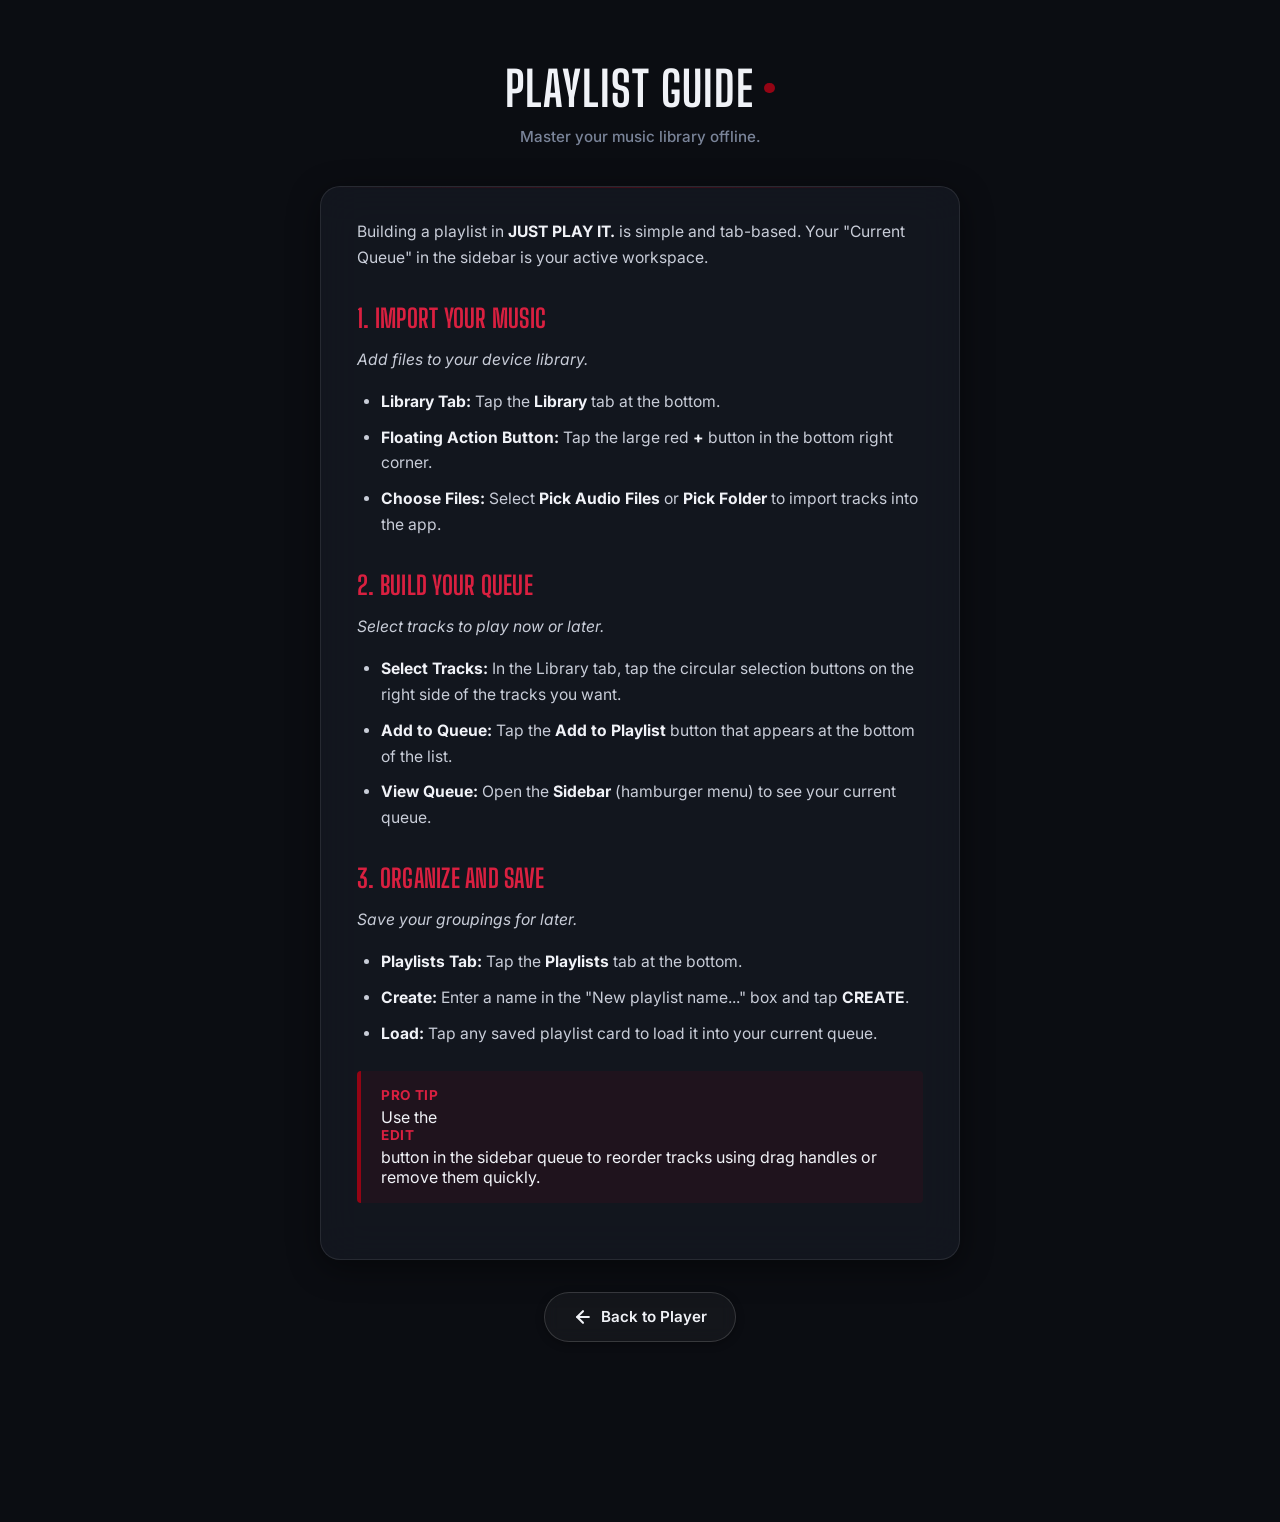
<file: guide.html>
<!doctype html>
<html lang="en" data-theme="dark">
  <head>
    <meta charset="UTF-8" />
    <meta name="viewport" content="width=device-width, initial-scale=1.0, viewport-fit=cover" />
    <meta name="theme-color" content="#0b0d12" id="themeColorMeta" />
    <meta name="description" content="JUST PLAY IT. Playlist Building Guide" />
    <title>Playlist Guide – JUST PLAY IT.</title>
    
    <link rel="icon" href="icons/icon-192.png" />
    <link rel="apple-touch-icon" href="icons/icon-192.png" />
    
    <link rel="preconnect" href="https://fonts.googleapis.com" />
    <link rel="preconnect" href="https://fonts.gstatic.com" crossorigin />
    <link href="https://fonts.googleapis.com/css2?family=Inter:wght@400;500;600;700;800&family=Oswald:wght@700&family=Big+Shoulders+Display:wght@900&family=Saira+Extra+Condensed:wght@900&display=swap" rel="stylesheet" />
    
    <link rel="stylesheet" href="style.css" />
    <style>
      .guide-container {
        max-width: 680px;
        margin: 0 auto;
        padding: 60px 20px 80px;
      }
      .guide-header {
        text-align: center;
        margin-bottom: 40px;
      }
      .guide-header h1 {
        font-family: "Big Shoulders Display", "Oswald", sans-serif;
        font-size: 3rem;
        margin: 0 0 10px;
        letter-spacing: 0.02em;
        text-transform: uppercase;
        display: flex;
        align-items: center;
        justify-content: center;
        gap: 8px;
        color: var(--text);
      }
      .guide-header p {
        color: var(--muted);
        font-size: 0.95rem;
        font-weight: 500;
        margin: 0;
      }
      .guide-card {
        background: var(--panel);
        border: 1px solid var(--border);
        border-radius: var(--radius);
        padding: 32px 36px;
        box-shadow: var(--shadow);
        backdrop-filter: blur(20px);
        position: relative;
        overflow: hidden;
      }
      .guide-card::before {
        content: "";
        position: absolute;
        top: 0; left: 0; right: 0;
        height: 1px;
        background: linear-gradient(90deg, transparent, var(--accent-glow), transparent);
        pointer-events: none;
      }
      .guide-card h2 {
        font-family: "Big Shoulders Display", "Oswald", sans-serif;
        font-size: 1.6rem;
        text-transform: uppercase;
        margin: 32px 0 14px;
        color: var(--accent-light);
        letter-spacing: 0.01em;
      }
      .guide-card h2:first-child {
        margin-top: 0;
      }
      .guide-card p, .guide-card ul {
        font-size: 0.98rem;
        line-height: 1.65;
        color: var(--text-2);
        margin-bottom: 16px;
        margin-top: 0;
      }
      .guide-card ul {
        padding-left: 24px;
      }
      .guide-card li {
        margin-bottom: 10px;
      }
      .guide-card strong {
        color: var(--text);
      }
      .tip-box {
        background: var(--accent-subtle);
        border-left: 4px solid var(--accent);
        padding: 16px 20px;
        margin: 24px 0;
        border-radius: 4px;
      }
      .tip-box strong {
        color: var(--accent-light);
        text-transform: uppercase;
        font-size: 0.85rem;
        letter-spacing: 0.05em;
        display: block;
        margin-bottom: 4px;
      }
      .back-btn-wrap {
        margin-top: 32px;
        text-align: center;
      }
      .back-btn {
        display: inline-flex;
        align-items: center;
        gap: 8px;
        padding: 14px 28px;
        border-radius: 999px;
        background: var(--glass);
        border: 1px solid var(--border-strong);
        color: var(--text);
        text-decoration: none;
        font-weight: 600;
        font-size: 0.95rem;
        transition: all var(--transition);
        backdrop-filter: blur(8px);
        box-shadow: var(--shadow-sm);
      }
      .back-btn:hover {
        background: var(--glass-border);
        border-color: var(--accent-subtle-border);
        transform: translateY(-2px);
        box-shadow: 0 6px 16px rgba(0,0,0,0.2), 0 0 15px var(--accent-glow);
      }
      .back-btn:active {
        transform: translateY(0);
      }
      
      @media (max-width: 560px) {
        .guide-container {
          padding: 40px 16px 60px;
        }
        .guide-card {
          padding: 24px 20px;
        }
        .guide-header h1 {
          font-size: 2.4rem;
        }
      }
    </style>
  </head>
  <body>
    <div class="guide-container">
      <div class="guide-header">
        <h1>Playlist Guide<span class="dot" style="width: 0.22em; height: 0.22em; color: var(--accent);"></span></h1>
        <p>Master your music library offline.</p>
      </div>

      <div class="guide-card">
        <p>Building a playlist in <strong>JUST PLAY IT.</strong> is simple and tab-based. Your "Current Queue" in the sidebar is your active workspace.</p>

        <h2>1. Import Your Music</h2>
        <p><em>Add files to your device library.</em></p>
        <ul>
          <li><strong>Library Tab:</strong> Tap the <strong>Library</strong> tab at the bottom.</li>
          <li><strong>Floating Action Button:</strong> Tap the large red <strong>+</strong> button in the bottom right corner.</li>
          <li><strong>Choose Files:</strong> Select <strong>Pick Audio Files</strong> or <strong>Pick Folder</strong> to import tracks into the app.</li>
        </ul>

        <h2>2. Build Your Queue</h2>
        <p><em>Select tracks to play now or later.</em></p>
        <ul>
          <li><strong>Select Tracks:</strong> In the Library tab, tap the circular selection buttons on the right side of the tracks you want.</li>
          <li><strong>Add to Queue:</strong> Tap the <strong>Add to Playlist</strong> button that appears at the bottom of the list.</li>
          <li><strong>View Queue:</strong> Open the <strong>Sidebar</strong> (hamburger menu) to see your current queue.</li>
        </ul>

        <h2>3. Organize and Save</h2>
        <p><em>Save your groupings for later.</em></p>
        <ul>
          <li><strong>Playlists Tab:</strong> Tap the <strong>Playlists</strong> tab at the bottom.</li>
          <li><strong>Create:</strong> Enter a name in the "New playlist name..." box and tap <strong>CREATE</strong>.</li>
          <li><strong>Load:</strong> Tap any saved playlist card to load it into your current queue.</li>
        </ul>

        <div class="tip-box">
          <strong>Pro Tip</strong>
          Use the <strong>Edit</strong> button in the sidebar queue to reorder tracks using drag handles or remove them quickly.
        </div>
      </div>

      <div class="back-btn-wrap">
        <a href="index.html" class="back-btn">
          <svg width="20" height="20" viewBox="0 0 24 24" fill="none" stroke="currentColor" stroke-width="2.5" stroke-linecap="round" stroke-linejoin="round" aria-hidden="true"><line x1="19" y1="12" x2="5" y2="12"/><polyline points="12 19 5 12 12 5"/></svg>
          Back to Player
        </a>
      </div>
    </div>
    
    <script>
      // Sync theme with main app preference
      const saved = localStorage.getItem("justPlayItTheme");
      const theme = saved === "light" ? "light" : "dark";
      document.documentElement.setAttribute("data-theme", theme);
      const meta = document.getElementById("themeColorMeta");
      if (meta) {
        meta.content = theme === "light" ? "#f6f4f1" : "#0b0d12";
      }
    </script>
  </body>
</html>
</file>
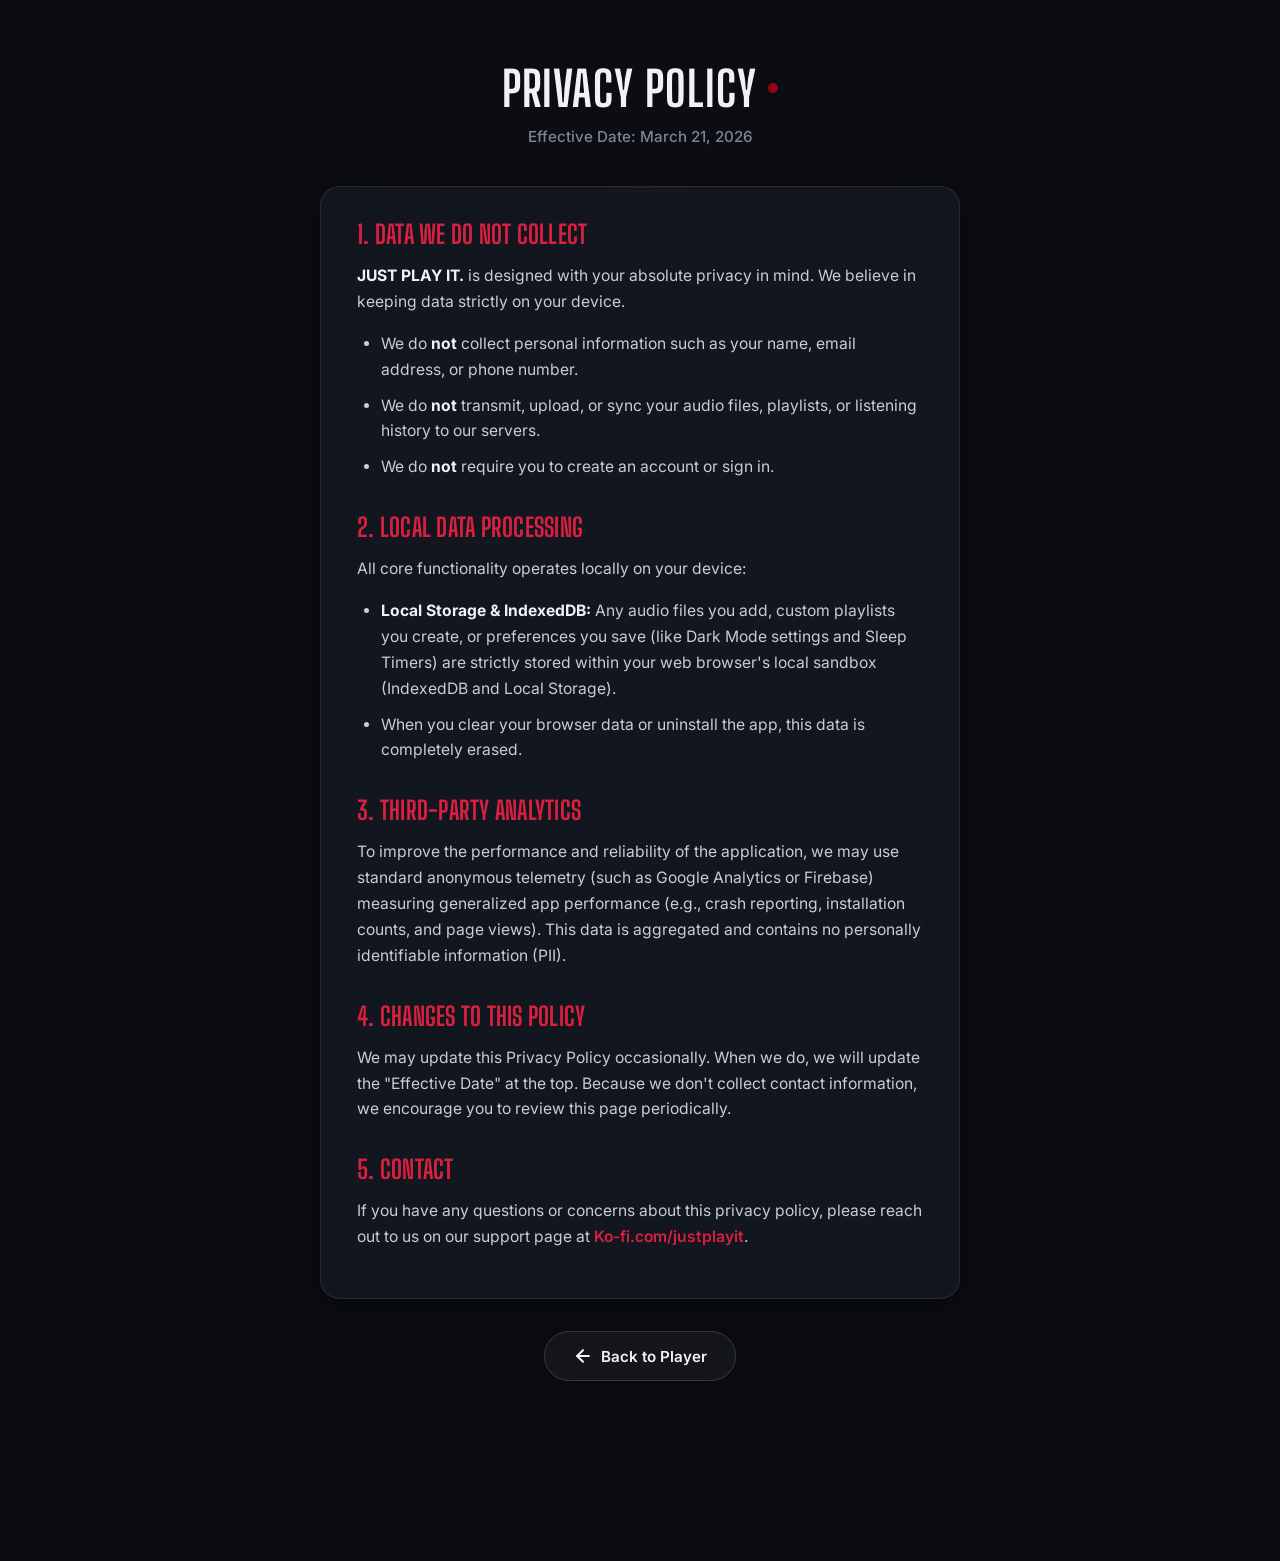
<file: privacy.html>
<!doctype html>
<html lang="en" data-theme="dark">
  <head>
    <meta charset="UTF-8" />
    <meta name="viewport" content="width=device-width, initial-scale=1.0, viewport-fit=cover" />
    <meta name="theme-color" content="#0b0d12" id="themeColorMeta" />
    <meta name="description" content="JUST PLAY IT. Privacy Policy" />
    <title>Privacy Policy – JUST PLAY IT.</title>
    
    <link rel="icon" href="icons/icon-192.png" />
    <link rel="apple-touch-icon" href="icons/icon-192.png" />
    
    <link rel="preconnect" href="https://fonts.googleapis.com" />
    <link rel="preconnect" href="https://fonts.gstatic.com" crossorigin />
    <link href="https://fonts.googleapis.com/css2?family=Inter:wght@400;500;600;700;800&family=Oswald:wght@700&family=Big+Shoulders+Display:wght@900&family=Saira+Extra+Condensed:wght@900&display=swap" rel="stylesheet" />
    
    <link rel="stylesheet" href="style.css" />
    <style>
      .privacy-container {
        max-width: 680px;
        margin: 0 auto;
        padding: 60px 20px 80px;
      }
      .privacy-header {
        text-align: center;
        margin-bottom: 40px;
      }
      .privacy-header h1 {
        font-family: "Big Shoulders Display", "Oswald", sans-serif;
        font-size: 3rem;
        margin: 0 0 10px;
        letter-spacing: 0.02em;
        text-transform: uppercase;
        display: flex;
        align-items: center;
        justify-content: center;
        gap: 8px;
        color: var(--text);
      }
      .privacy-header p {
        color: var(--muted);
        font-size: 0.95rem;
        font-weight: 500;
        margin: 0;
      }
      .privacy-card {
        background: var(--panel);
        border: 1px solid var(--border);
        border-radius: var(--radius);
        padding: 32px 36px;
        box-shadow: var(--shadow);
        backdrop-filter: blur(20px);
        position: relative;
        overflow: hidden;
      }
      .privacy-card::before {
        content: "";
        position: absolute;
        top: 0; left: 0; right: 0;
        height: 1px;
        background: linear-gradient(90deg, transparent, var(--accent-glow), transparent);
        pointer-events: none;
      }
      .privacy-card h2 {
        font-family: "Big Shoulders Display", "Oswald", sans-serif;
        font-size: 1.6rem;
        text-transform: uppercase;
        margin: 32px 0 14px;
        color: var(--accent-light);
        letter-spacing: 0.01em;
      }
      .privacy-card h2:first-child {
        margin-top: 0;
      }
      .privacy-card p, .privacy-card ul {
        font-size: 0.98rem;
        line-height: 1.65;
        color: var(--text-2);
        margin-bottom: 16px;
        margin-top: 0;
      }
      .privacy-card ul {
        padding-left: 24px;
      }
      .privacy-card li {
        margin-bottom: 10px;
      }
      .privacy-card strong {
        color: var(--text);
      }
      .back-btn-wrap {
        margin-top: 32px;
        text-align: center;
      }
      .back-btn {
        display: inline-flex;
        align-items: center;
        gap: 8px;
        padding: 14px 28px;
        border-radius: 999px;
        background: var(--glass);
        border: 1px solid var(--border-strong);
        color: var(--text);
        text-decoration: none;
        font-weight: 600;
        font-size: 0.95rem;
        transition: all var(--transition);
        backdrop-filter: blur(8px);
        box-shadow: var(--shadow-sm);
      }
      .back-btn:hover {
        background: var(--glass-border);
        border-color: var(--accent-subtle-border);
        transform: translateY(-2px);
        box-shadow: 0 6px 16px rgba(0,0,0,0.2), 0 0 15px var(--accent-glow);
      }
      .back-btn:active {
        transform: translateY(0);
      }
      
      @media (max-width: 560px) {
        .privacy-container {
          padding: 40px 16px 60px;
        }
        .privacy-card {
          padding: 24px 20px;
        }
        .privacy-header h1 {
          font-size: 2.4rem;
        }
      }
    </style>
  </head>
  <body>
    <div class="privacy-container">
      <div class="privacy-header">
        <h1>Privacy Policy<span class="dot" style="width: 0.22em; height: 0.22em; color: var(--accent);"></span></h1>
        <p>Effective Date: March 21, 2026</p>
      </div>

      <div class="privacy-card">
        <h2>1. Data We Do Not Collect</h2>
        <p><strong>JUST PLAY IT.</strong> is designed with your absolute privacy in mind. We believe in keeping data strictly on your device.</p>
        <ul>
          <li>We do <strong>not</strong> collect personal information such as your name, email address, or phone number.</li>
          <li>We do <strong>not</strong> transmit, upload, or sync your audio files, playlists, or listening history to our servers.</li>
          <li>We do <strong>not</strong> require you to create an account or sign in.</li>
        </ul>

        <h2>2. Local Data Processing</h2>
        <p>All core functionality operates locally on your device:</p>
        <ul>
          <li><strong>Local Storage & IndexedDB:</strong> Any audio files you add, custom playlists you create, or preferences you save (like Dark Mode settings and Sleep Timers) are strictly stored within your web browser's local sandbox (IndexedDB and Local Storage).</li>
          <li>When you clear your browser data or uninstall the app, this data is completely erased.</li>
        </ul>

        <h2>3. Third-Party Analytics</h2>
        <p>To improve the performance and reliability of the application, we may use standard anonymous telemetry (such as Google Analytics or Firebase) measuring generalized app performance (e.g., crash reporting, installation counts, and page views). This data is aggregated and contains no personally identifiable information (PII).</p>

        <h2>4. Changes to This Policy</h2>
        <p>We may update this Privacy Policy occasionally. When we do, we will update the "Effective Date" at the top. Because we don't collect contact information, we encourage you to review this page periodically.</p>

        <h2>5. Contact</h2>
        <p>If you have any questions or concerns about this privacy policy, please reach out to us on our support page at <a href="https://ko-fi.com/justplayit" target="_blank" style="color: var(--accent-light); text-decoration: none; font-weight: 600;">Ko-fi.com/justplayit</a>.</p>
      </div>

      <div class="back-btn-wrap">
        <a href="index.html" class="back-btn">
          <svg width="20" height="20" viewBox="0 0 24 24" fill="none" stroke="currentColor" stroke-width="2.5" stroke-linecap="round" stroke-linejoin="round" aria-hidden="true"><line x1="19" y1="12" x2="5" y2="12"/><polyline points="12 19 5 12 12 5"/></svg>
          Back to Player
        </a>
      </div>
    </div>
    
    <script>
      // Immediately set the theme to match the user's stored preference to prevent flashing.
      const saved = localStorage.getItem("justPlayItTheme");
      const theme = saved === "light" ? "light" : "dark";
      document.documentElement.setAttribute("data-theme", theme);
      const meta = document.getElementById("themeColorMeta");
      if (meta) {
        meta.content = theme === "light" ? "#f6f4f1" : "#0b0d12";
      }
    </script>
  </body>
</html>
</file>
<file: style.css>
@import url("https://fonts.googleapis.com/css2?family=Inter:wght@400;500;600;700;800&family=Oswald:wght@700&family=Big+Shoulders+Display:wght@900&family=Saira+Extra+Condensed:wght@900&display=swap");

/* ═══════════════════════════════════════════
   JUST PLAY IT. — Main Stylesheet
   Split into logical modules for maintainability
═══════════════════════════════════════════ */

@import url("css/tokens.css");      /* Design tokens: colors, radii, shadows, transitions */
@import url("css/base.css");        /* Splash screen, reset, body, app shell */
@import url("css/components.css");  /* Topbar, buttons, cards, player, playlist, add-audio, toast */
@import url("css/sidebar.css");     /* Sidebar panel, library list, QR code, rearrange mode */
@import url("css/responsive.css");  /* Media queries, scrollbar, responsive layout */
</file>
